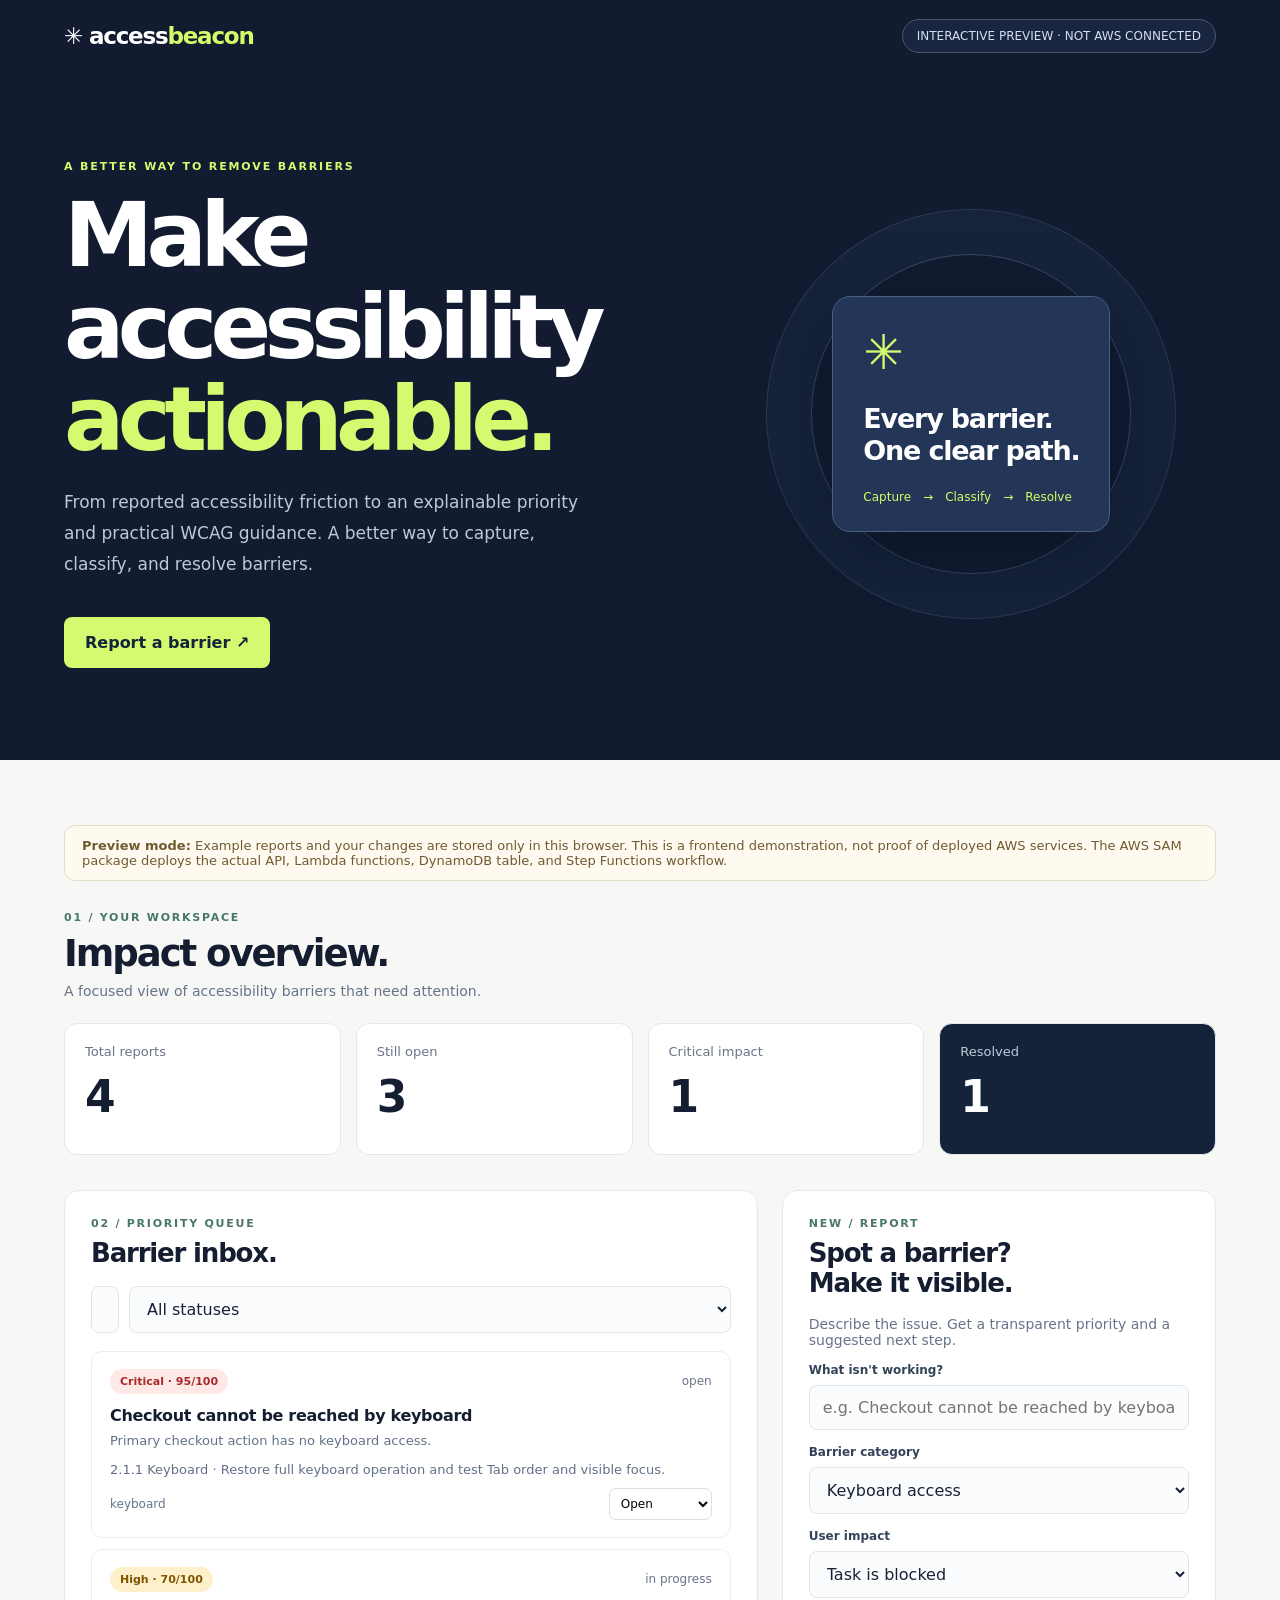
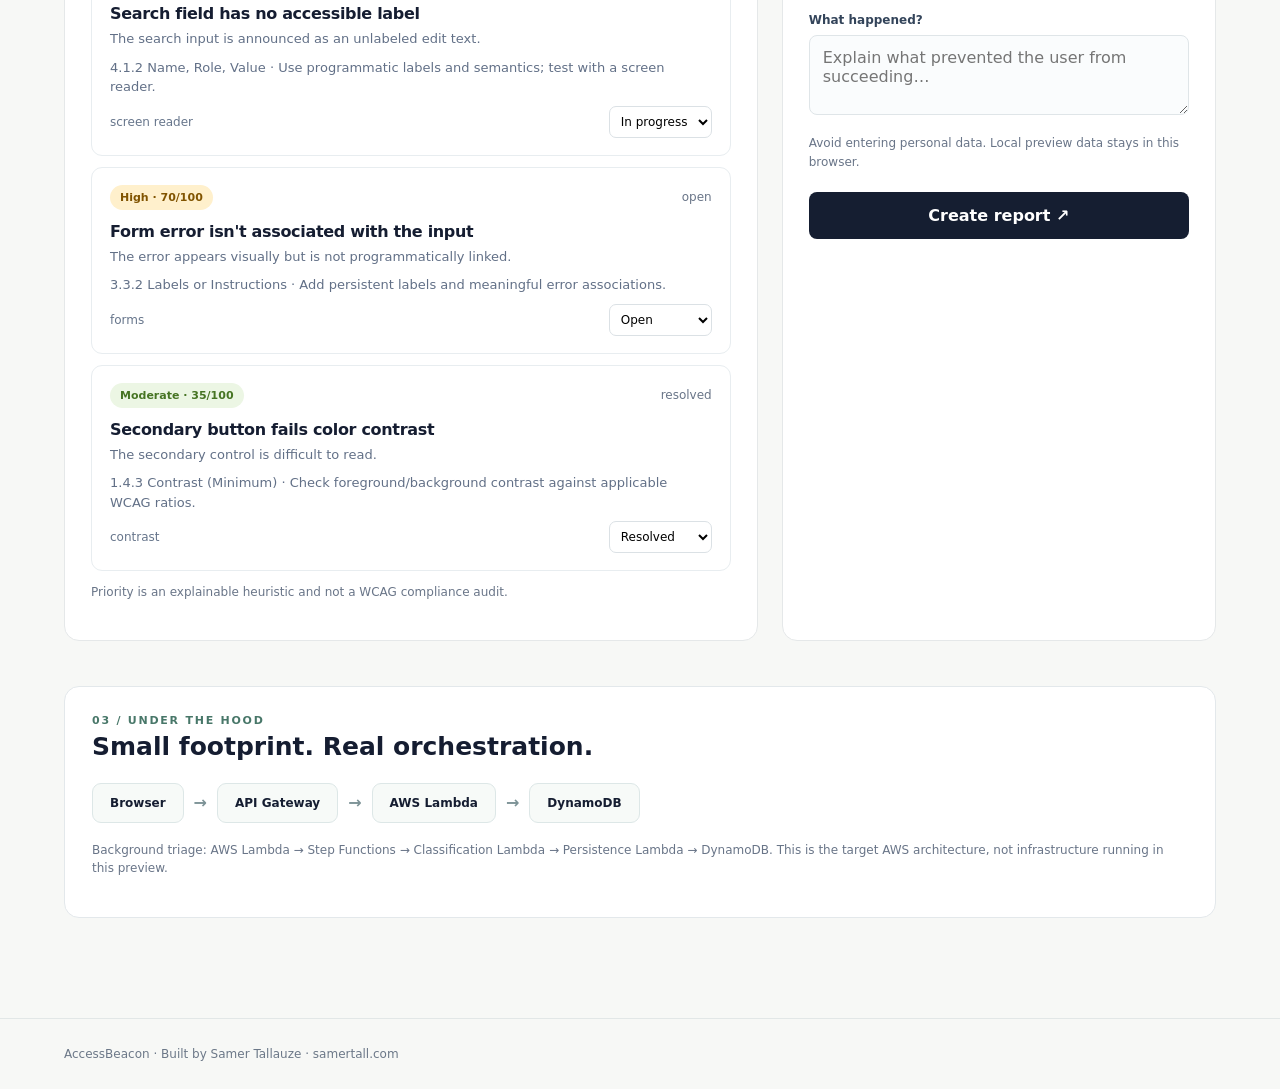
<file: accessbeacon/preview/index.html>
<!DOCTYPE html>
<html lang="en">
<head>
<meta charset="UTF-8"/><meta name="viewport" content="width=device-width,initial-scale=1"/>
<meta name="description" content="AccessBeacon is an explainable accessibility incident triage experience."/>
<title>AccessBeacon — Make accessibility actionable</title>
<style>
:root{font-family:Inter,ui-sans-serif,system-ui,-apple-system,Segoe UI,sans-serif;color:#151d31;background:#f7f8f6;font-synthesis:none}*{box-sizing:border-box}body{margin:0}button,input,select,textarea{font:inherit}button,a{touch-action:manipulation}button:focus-visible,a:focus-visible,input:focus-visible,select:focus-visible,textarea:focus-visible{outline:3px solid #4e67dd;outline-offset:3px}a{color:inherit;text-decoration:none}.wrap{max-width:1200px;margin:auto;padding:0 24px}.top{background:#121b30;color:white}.top .wrap{display:flex;align-items:center;justify-content:space-between;min-height:72px;gap:16px}.brand{font-size:23px;font-weight:850;letter-spacing:-1.2px}.brand b{color:#d6fb69}.nav{font-size:12px;padding:9px 14px;border-radius:99px;border:1px solid #4a5872;background:#1a2640;color:#d3def3}.hero{background:#121b30;color:#fff;padding:88px 0 92px;overflow:hidden}.heroGrid{display:grid;grid-template-columns:1.1fr .9fr;align-items:center;gap:65px}h1{font-size:clamp(54px,7vw,94px);line-height:1.025;letter-spacing:-.075em;margin:17px 0 22px;font-weight:800}h1 em{color:#d5fa70;font-style:normal}.eyebrow{letter-spacing:.17em;font-size:11px;color:#d5fa70;font-weight:750}.lead{color:#bdc9da;max-width:520px;font-size:17px;line-height:1.8}.cta{display:inline-flex;border-radius:8px;background:#d5fa70;color:#14223a;margin-top:21px;padding:16px 21px;font-weight:800}.art{height:300px;position:relative;display:grid;place-items:center}.ring{position:absolute;width:320px;height:320px;border:1px solid #364966;border-radius:50%;box-shadow:0 0 0 44px #16233b,0 0 0 45px #2a3851}.fcard{z-index:1;background:#233657;border:1px solid #486081;border-radius:18px;padding:27px 30px;max-width:330px;box-shadow:0 25px 75px #07101f80}.fcard .aster{font-size:48px;color:#d5fa70}.fcard h2{font-size:27px;line-height:1.2;letter-spacing:-.045em}.flow{display:flex;gap:12px;font-size:12px;color:#d6fb69}.content{padding:65px 0 100px}.sectionlabel{font-size:11px;letter-spacing:.16em;color:#487769;font-weight:800}.rowtitle{display:flex;justify-content:space-between;gap:16px;align-items:end;margin-bottom:24px}.rowtitle h2{font-size:37px;letter-spacing:-.055em;margin:8px 0}.muted{color:#677389;font-size:14px}.metrics{display:grid;grid-template-columns:repeat(4,1fr);gap:15px;margin-bottom:35px}.metric{background:#fff;border:1px solid #e5e8e9;border-radius:13px;padding:20px}.metric span{display:block;color:#697487;font-size:13px}.metric strong{display:block;font-size:44px;letter-spacing:-.06em;margin:12px 0}.metric:last-child{background:#14233a;color:#fff}.metric:last-child span{color:#c0c9d8}.workspace{display:grid;grid-template-columns:1.23fr .77fr;gap:24px}.panel{background:#fff;border:1px solid #e5e8e9;border-radius:15px;padding:26px;min-width:0}.panel h3{font-size:26px;letter-spacing:-.045em;margin:8px 0 18px}.tools{display:flex;gap:10px;margin-bottom:18px}.tools input{flex:1;min-width:0}.tools input,.tools select,.field input,.field select,.field textarea{padding:12px 13px;border:1px solid #dfe5e8;background:#fafcfd;border-radius:8px;color:#172238;width:100%}.entry{border:1px solid #e8edf0;border-radius:11px;padding:17px 18px;margin:11px 0;background:#fff}.entryhead{display:flex;align-items:center;justify-content:space-between;gap:10px}.pill{font-size:11px;font-weight:800;border-radius:99px;padding:6px 10px;background:#edf2f8}.critical{background:#fee9e7;color:#a82a2a}.high{background:#fff0cc;color:#815400}.moderate{background:#ecf6e4;color:#467423}.entry h4{font-size:16px;letter-spacing:-.02em;margin:12px 0 6px}.entry p{font-size:13px;color:#627087;line-height:1.5;margin:0 0 9px}.entryfooter{display:flex;align-items:center;justify-content:space-between;gap:12px;font-size:12px;color:#66758b}.entryfooter select{border:1px solid #dbe1e5;padding:7px;background:white;border-radius:7px;max-width:135px}.field{margin:15px 0}.field label{display:block;font-weight:700;color:#33445a;font-size:12px;margin-bottom:8px}.field textarea{resize:vertical;min-height:80px}.submit{border:0;background:#151e31;color:white;font-weight:800;cursor:pointer;padding:14px;border-radius:8px;width:100%;margin-top:9px}.fine{font-size:12px;line-height:1.55;color:#697588}.notice{border:1px solid #e5dcc5;background:#fffaf0;color:#705a30;padding:12px 17px;border-radius:11px;font-size:13px;margin:0 0 30px}.arch{margin-top:45px;padding:27px;border-radius:15px;border:1px solid #e3e8eb;background:#fff}.arch h3{font-size:25px;margin:5px 0 22px}.archline{display:flex;flex-wrap:wrap;gap:10px;align-items:center}.archline span{padding:12px 17px;border:1px solid #dde7e7;background:#f7faf8;border-radius:9px;font-weight:700;font-size:12px}.archline b{color:#7c9296}.footer{border-top:1px solid #e2e7e7;padding:28px 0;color:#6c7888;font-size:12px}.skip{position:absolute;top:-100px;left:10px;background:white;color:black;padding:10px}.skip:focus{top:10px}#feedback{font-size:13px;min-height:20px;margin-top:10px;color:#325f44}
@media(max-width:900px){.heroGrid,.workspace{grid-template-columns:1fr}.art{display:none}.hero{padding:65px 0}.metrics{grid-template-columns:repeat(2,1fr)}}@media(max-width:550px){.metrics{grid-template-columns:1fr 1fr;gap:9px}.metric{padding:14px}.metric strong{font-size:34px}.panel{padding:19px}.rowtitle h2{font-size:29px}.tools{flex-wrap:wrap}.tools input,.tools select{width:100%;flex:1 0 100%}.hero{padding:54px 0}.wrap{padding:0 17px}.nav{font-size:10px}h1{font-size:55px}}
@media(prefers-reduced-motion:no-preference){.entry{transition:box-shadow .2s}.entry:hover{box-shadow:0 5px 26px #172a3a10}}
</style>
</head>
<body>
<a class="skip" href="#content">Skip to content</a>
<header class="top"><div class="wrap"><a href="#" class="brand" aria-label="AccessBeacon home">✳ access<b>beacon</b></a><span class="nav">INTERACTIVE PREVIEW · NOT AWS CONNECTED</span></div></header>
<section class="hero"><div class="wrap heroGrid"><div><div class="eyebrow">A BETTER WAY TO REMOVE BARRIERS</div><h1>Make accessibility<br/><em>actionable.</em></h1><p class="lead">From reported accessibility friction to an explainable priority and practical WCAG guidance. A better way to capture, classify, and resolve barriers.</p><a class="cta" href="#report">Report a barrier ↗</a></div><div class="art" aria-hidden="true"><div class="ring"></div><div class="fcard"><div class="aster">✳</div><h2>Every barrier.<br/>One clear path.</h2><div class="flow"><span>Capture</span><span>→</span><span>Classify</span><span>→</span><span>Resolve</span></div></div></div></div></section>
<main class="content" id="content"><div class="wrap"><p class="notice"><strong>Preview mode:</strong> Example reports and your changes are stored only in this browser. This is a frontend demonstration, not proof of deployed AWS services. The AWS SAM package deploys the actual API, Lambda functions, DynamoDB table, and Step Functions workflow.</p>
<div class="rowtitle"><div><div class="sectionlabel">01 / YOUR WORKSPACE</div><h2>Impact overview.</h2><div class="muted">A focused view of accessibility barriers that need attention.</div></div></div>
<section class="metrics" aria-label="Report statistics"><div class="metric"><span>Total reports</span><strong id="total">0</strong></div><div class="metric"><span>Still open</span><strong id="open">0</strong></div><div class="metric"><span>Critical impact</span><strong id="critical">0</strong></div><div class="metric"><span>Resolved</span><strong id="resolved">0</strong></div></section>
<div class="workspace"><section class="panel" aria-labelledby="inboxTitle"><div class="sectionlabel">02 / PRIORITY QUEUE</div><h3 id="inboxTitle">Barrier inbox.</h3><div class="tools"><input id="search" aria-label="Search reports" placeholder="Search barriers or WCAG…"/><select id="filter" aria-label="Filter by status"><option value="all">All statuses</option><option value="open">Open</option><option value="in_progress">In progress</option><option value="resolved">Resolved</option></select></div><div id="list" aria-live="polite"></div><p class="fine">Priority is an explainable heuristic and not a WCAG compliance audit.</p></section>
<aside class="panel" id="report"><div class="sectionlabel">NEW / REPORT</div><h3>Spot a barrier?<br/>Make it visible.</h3><p class="muted">Describe the issue. Get a transparent priority and a suggested next step.</p><form id="form"><div class="field"><label for="title">What isn't working?</label><input id="title" required minlength="5" maxlength="110" placeholder="e.g. Checkout cannot be reached by keyboard"/></div><div class="field"><label for="category">Barrier category</label><select id="category"><option value="keyboard">Keyboard access</option><option value="screen-reader">Screen reader</option><option value="contrast">Color contrast</option><option value="forms">Forms & errors</option><option value="motion">Motion & animation</option><option value="navigation">Navigation & focus</option></select></div><div class="field"><label for="impact">User impact</label><select id="impact"><option value="blocked">Task is blocked</option><option value="difficult">Task is difficult</option><option value="inconsistent">Inconsistent friction</option></select></div><div class="field"><label for="detail">What happened?</label><textarea id="detail" maxlength="650" placeholder="Explain what prevented the user from succeeding…"></textarea></div><p class="fine">Avoid entering personal data. Local preview data stays in this browser.</p><button class="submit" type="submit">Create report ↗</button><p id="feedback" role="status"></p></form></aside></div>
<div class="arch" id="architecture"><div class="sectionlabel">03 / UNDER THE HOOD</div><h3>Small footprint. Real orchestration.</h3><div class="archline"><span>Browser</span><b>→</b><span>API Gateway</span><b>→</b><span>AWS Lambda</span><b>→</b><span>DynamoDB</span></div><p class="fine" style="margin-top:18px">Background triage: AWS Lambda → Step Functions → Classification Lambda → Persistence Lambda → DynamoDB. This is the target AWS architecture, not infrastructure running in this preview.</p></div></div></main>
<footer class="footer"><div class="wrap">AccessBeacon · Built by Samer Tallauze · <a href="https://samertall.com/" target="_blank" rel="noopener noreferrer">samertall.com</a></div></footer>
<script>
(function(){
"use strict";
var key="accessbeacon_demo_public_v1";
var guide={
keyboard:["2.1.1 Keyboard","Restore full keyboard operation and test Tab order and visible focus."],
"screen-reader":["4.1.2 Name, Role, Value","Use programmatic labels and semantics; test with a screen reader."],
contrast:["1.4.3 Contrast (Minimum)","Check foreground/background contrast against applicable WCAG ratios."],
forms:["3.3.2 Labels or Instructions","Add persistent labels and meaningful error associations."],
motion:["2.3.3 Animation from Interactions","Respect reduced motion and offer alternatives."],
navigation:["2.4.3 Focus Order","Restore a meaningful focus sequence through the task."]
};
var samples=[
{title:"Checkout cannot be reached by keyboard",category:"keyboard",impact:"blocked",detail:"Primary checkout action has no keyboard access.",status:"open"},
{title:"Search field has no accessible label",category:"screen-reader",impact:"difficult",detail:"The search input is announced as an unlabeled edit text.",status:"in_progress"},
{title:"Form error isn't associated with the input",category:"forms",impact:"difficult",detail:"The error appears visually but is not programmatically linked.",status:"open"},
{title:"Secondary button fails color contrast",category:"contrast",impact:"inconsistent",detail:"The secondary control is difficult to read.",status:"resolved"}
];
var data;try{data=JSON.parse(localStorage.getItem(key));if(!Array.isArray(data))data=null}catch(e){data=null}
if(!data){data=samples.map(function(x,i){return Object.assign({id:"sample-"+i},x)})}
function el(id){return document.getElementById(id)}
function score(r){return Math.min(100,({blocked:90,difficult:65,inconsistent:35}[r.impact]||35)+(["keyboard","screen-reader","forms"].indexOf(r.category)>=0?5:0))}
function severity(s){return s>=90?"Critical":s>=60?"High":"Moderate"}
function save(){try{localStorage.setItem(key,JSON.stringify(data))}catch(e){}}
function node(tag,cls,txt){var n=document.createElement(tag);if(cls)n.className=cls;if(txt!==undefined)n.textContent=txt;return n}
function render(){var q=el("search").value.toLowerCase(),filter=el("filter").value;el("total").textContent=data.length;el("open").textContent=data.filter(function(r){return r.status!=="resolved"}).length;el("resolved").textContent=data.filter(function(r){return r.status==="resolved"}).length;el("critical").textContent=data.filter(function(r){return r.status!=="resolved"&&score(r)>=90}).length;
var list=el("list");list.replaceChildren();var found=data.filter(function(r){return(filter==="all"||r.status===filter)&&(r.title+" "+r.detail+" "+guide[r.category][0]).toLowerCase().includes(q)});
if(!found.length){list.appendChild(node("p","muted","No matching barriers. Try another search."));return}
found.forEach(function(r){var s=score(r),article=node("article","entry"),head=node("div","entryhead"),pill=node("span","pill "+severity(s).toLowerCase(),severity(s)+" · "+s+"/100");head.appendChild(pill);head.appendChild(node("span","fine",r.status.replace("_"," ")));article.appendChild(head);article.appendChild(node("h4","",r.title));article.appendChild(node("p","",r.detail||"No additional details provided."));article.appendChild(node("p","",guide[r.category][0]+" · "+guide[r.category][1]));var foot=node("div","entryfooter");foot.appendChild(node("span","",r.category.replace("-"," ")));var select=node("select");select.setAttribute("aria-label","Change status for "+r.title);[["open","Open"],["in_progress","In progress"],["resolved","Resolved"]].forEach(function(opt){var o=node("option","",opt[1]);o.value=opt[0];select.appendChild(o)});select.value=r.status;select.addEventListener("change",function(){r.status=select.value;save();render()});foot.appendChild(select);article.appendChild(foot);list.appendChild(article)})
}
el("form").addEventListener("submit",function(ev){ev.preventDefault();var t=el("title").value.trim();if(t.length<5){el("feedback").textContent="Add a descriptive title (at least five characters).";return}data.unshift({id:"local-"+Date.now(),title:t,detail:el("detail").value.trim(),category:el("category").value,impact:el("impact").value,status:"open"});save();render();this.reset();el("feedback").textContent="Preview report created in this browser only.";el("list").scrollIntoView({behavior:"auto"})});el("search").addEventListener("input",render);el("filter").addEventListener("change",render);render()})();
</script></body></html>
</file>
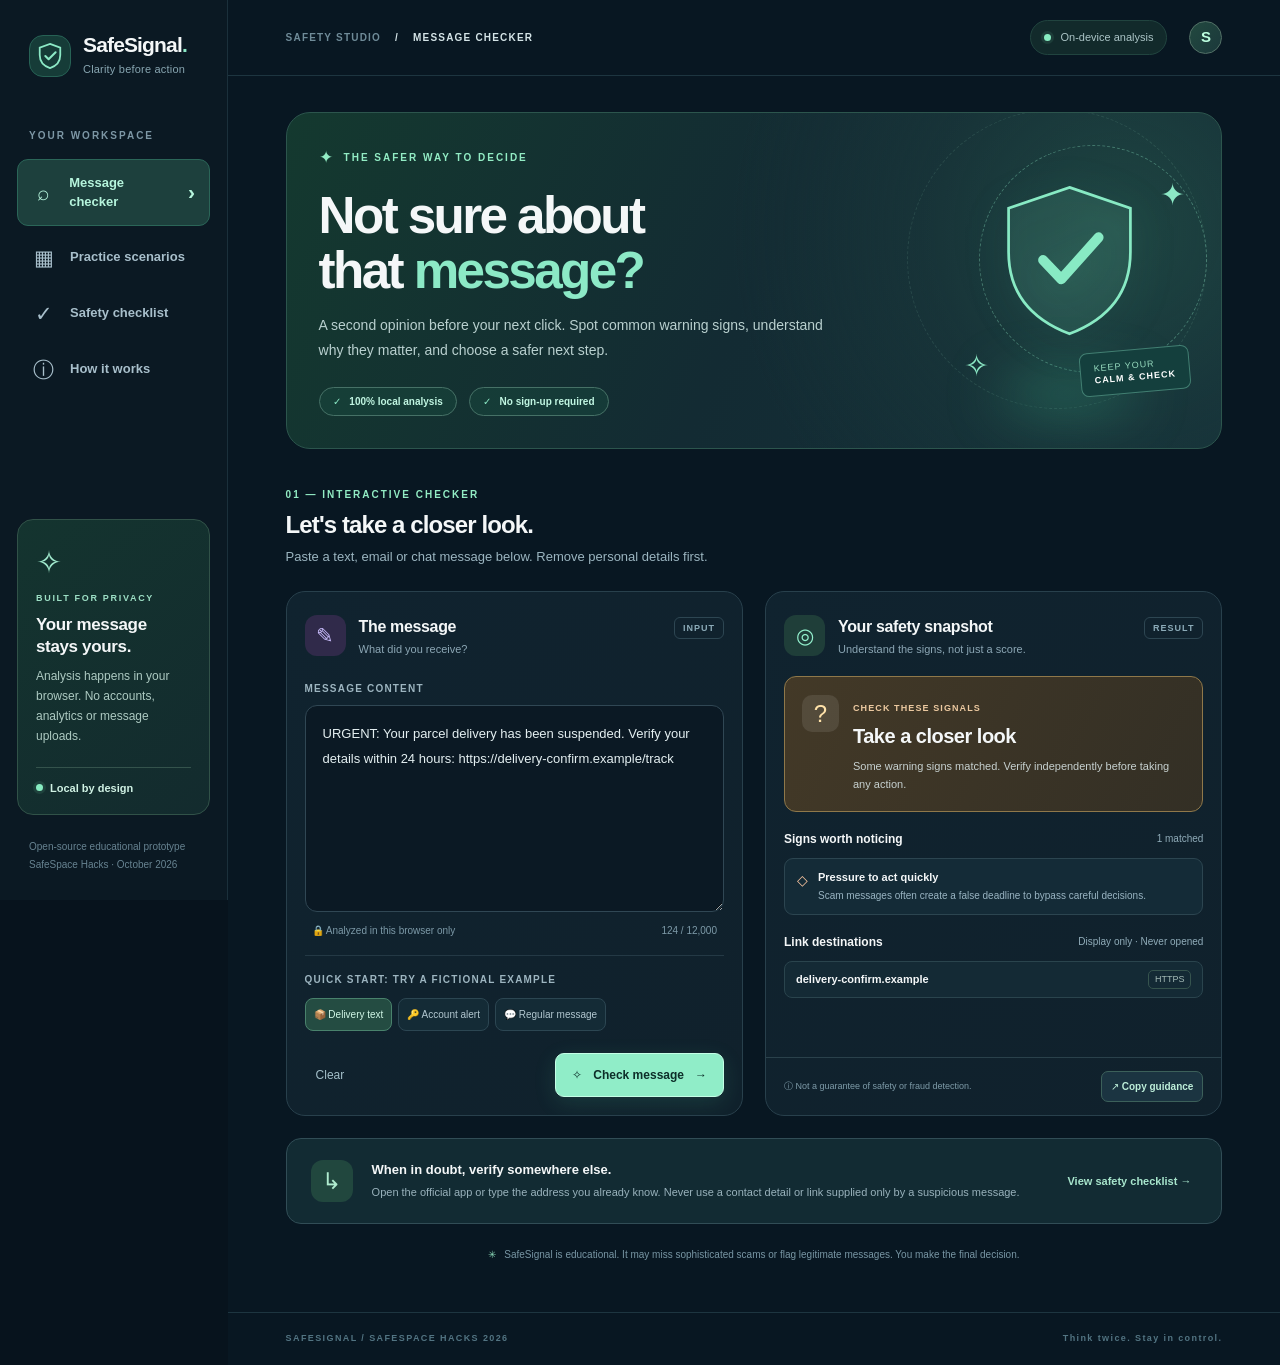
<file: safesignal/standalone.html>
<!doctype html>
<html lang="en">
<head>
  <meta charset="utf-8">
  <meta name="viewport" content="width=device-width, initial-scale=1">
  <meta name="color-scheme" content="dark">
  <meta name="theme-color" content="#08131e">
  <meta name="description" content="SafeSignal is a free, private, on-device message-checking companion that explains common scam warning signs. No uploads. No accounts. No false promises.">
  <meta property="og:title" content="SafeSignal — Pause. Check. Proceed with confidence.">
  <meta property="og:description" content="A local-first companion for understanding suspicious messages and links, with transparent caution signals and safer next steps.">
  <meta property="og:type" content="website">
  <link rel="icon" type="image/svg+xml" href="data:image/svg+xml,%3Csvg%20xmlns%3D%22http%3A//www.w3.org/2000/svg%22%20viewBox%3D%220%200%20128%20128%22%3E%3Crect%20width%3D%22128%22%20height%3D%22128%22%20rx%3D%2230%22%20fill%3D%22%23123b37%22/%3E%3Cpath%20d%3D%22M64%2013%20105%2027v32c0%2030-15%2046-41%2056C38%20105%2023%2089%2023%2059V27Z%22%20fill%3D%22none%22%20stroke%3D%22%238ce9c6%22%20stroke-width%3D%227%22/%3E%3Cpath%20d%3D%22M42%2062%2057%2077%2087%2046%22%20fill%3D%22none%22%20stroke%3D%22%238ce9c6%22%20stroke-width%3D%229%22%20stroke-linecap%3D%22round%22%20stroke-linejoin%3D%22round%22/%3E%3C/svg%3E%0A">
  <link rel="manifest" href="/manifest.webmanifest">
  <style>
:root{color-scheme:dark;--bg:#07131d;--base:#0c1a25;--side:#0b1923;--surface:#10212d;--stroke:#263c47;--line:#1d3340;--text:#f4f7f8;--muted:#9bb0bc;--mint:#8ce9c6;--amber:#f5c77a;--lilac:#bcb0f1;--red:#ffb0a4;--radius:20px;font-family:Inter,ui-sans-serif,-apple-system,BlinkMacSystemFont,'Segoe UI',sans-serif;font-synthesis:none}*{box-sizing:border-box}html{scroll-behavior:smooth}body{margin:0;background:var(--bg);color:var(--text);font-size:15px;line-height:1.5}button,textarea{font:inherit}button{cursor:pointer}button:focus-visible,a:focus-visible,textarea:focus-visible{outline:3px solid var(--mint);outline-offset:3px}button:disabled{cursor:not-allowed;opacity:.6}.skip-link{position:absolute;left:16px;top:-80px;background:var(--mint);color:#06221d;padding:10px 18px;z-index:100;border-radius:8px}.skip-link:focus{top:12px}.app-shell{display:grid;grid-template-columns:263px minmax(0,1fr);min-height:100vh}.sidebar{background:#0b1923;display:flex;flex-direction:column;border-right:1px solid #1b303b;padding:32px 17px 26px;position:sticky;top:0;height:100vh;min-height:710px}.brand{display:flex;gap:12px;align-items:center;padding:0 12px 48px}.brand-symbol{width:42px;height:42px;color:var(--mint);display:grid;place-items:center;border-radius:14px;background:#163c38;border:1px solid #276255}.brand-symbol svg{width:28px;height:28px}.brand strong{letter-spacing:-.85px;font-size:21px;font-weight:760;display:block;line-height:1.2}.brand small{font-size:11px;color:#88a6b1;letter-spacing:.2px}.brand-dot{color:var(--mint)}.side-label{font-size:10px;letter-spacing:2px;color:#7d97a5;font-weight:800;margin:0 12px 16px}.nav-menu{display:flex;flex-direction:column;gap:7px}.nav-item{color:#a8bfcb;border:1px solid transparent;display:flex;gap:15px;text-align:left;align-items:center;background:transparent;border-radius:11px;padding:13px 14px;width:100%;font-size:13px;font-weight:620}.nav-item>span:first-child{font-size:21px;font-weight:400;width:23px;text-align:center;line-height:1}.nav-item.active{background:#1d403d;color:#b6f5dd;border-color:#2b6658}.nav-item:hover:not(.active){background:#132734;color:#e3eff2}.nav-arrow{margin-left:auto;font-size:21px}.sidebar-bottom{margin-top:auto}.privacy-tile{border:1px solid #315248;background:linear-gradient(140deg,#14342f,#132b2e);padding:20px 18px 18px;border-radius:16px}.privacy-symbol{font-size:31px;color:#a2ebcf}.privacy-kicker{font-size:9px;font-weight:800;letter-spacing:1.7px;color:#9ddfc5;margin:5px 0 9px}.privacy-tile h3{font-size:17px;letter-spacing:-.35px;line-height:1.3;margin:0 0 9px}.privacy-tile p:not(.privacy-kicker){font-size:12px;color:#adcac2;line-height:1.65;margin:0 0 20px}.privacy-tile-foot{border-top:1px solid #34534c;padding-top:12px;color:#d0f2e4;font-size:11px;font-weight:650;display:flex;align-items:center;gap:7px}.dot-online{width:7px;height:7px;border-radius:50%;background:#87ecc1;box-shadow:0 0 0 3px #87ecc118;display:inline-block;flex:0 0 auto}.side-footer{font-size:10px;line-height:1.8;color:#678391;padding:13px 12px 0;margin-bottom:0}.main-shell{min-width:0;background:#081722}.topbar{height:76px;border-bottom:1px solid #1d3540;padding:0 clamp(24px,4.5vw,70px);display:flex;align-items:center;justify-content:space-between}.breadcrumbs{font-size:10px;letter-spacing:1.2px;font-weight:800;display:flex;gap:14px;align-items:center;color:#d4e4e7}.crumb-muted{color:#6f8b98}.top-actions{display:flex;align-items:center;gap:22px}.top-privacy{display:inline-flex;align-items:center;gap:9px;font-size:11px;color:#acc5c7;border:1px solid #21443f;background:#122a2b;padding:8px 13px;border-radius:100px}.avatar{display:grid;place-items:center;width:33px;height:33px;border:1px solid #537267;background:linear-gradient(130deg,#22493f,#1b383b);color:#bdffe0;font-weight:800;border-radius:50%}main{max-width:1540px;margin:0 auto;padding:36px clamp(24px,4.5vw,70px) 50px}.view[hidden]{display:none}.hero{min-height:292px;background:radial-gradient(circle at 89% 35%,#235047aa 0,#1c3b3c77 23%,transparent 45%),linear-gradient(114deg,#14392f 0,#132b33 50%,#143039 100%);border:1px solid #2c554d;border-radius:24px;position:relative;overflow:hidden;display:flex;justify-content:space-between;padding:33px 50px 30px}.hero-copy{z-index:2;max-width:650px}.eyebrow,.mini-label{font-size:10px;letter-spacing:2px;color:#92ecc4;font-weight:840}.eyebrow{display:inline-flex;gap:9px;align-items:center}.sparkle{font-size:17px}.hero h1{font-size:clamp(39px,4vw,57px);letter-spacing:-2.6px;line-height:1.09;margin:17px 0 14px;font-weight:790}.hero h1 em,.page-title h1 em{font-style:normal;color:var(--mint)}.hero-copy>p{font-size:14px;line-height:1.75;max-width:530px;color:#b9d0cf;margin:0}.hero-chips{display:flex;gap:12px;flex-wrap:wrap;margin-top:25px}.hero-chips span{border:1px solid #467166;background:#18483e80;color:#c1f6e2;border-radius:100px;padding:6px 13px;font-size:10px;font-weight:700}.check-icon{font-style:normal;color:var(--mint);margin-right:6px}.hero-art{width:275px;min-width:235px;align-self:stretch;position:relative}.art-shield{width:155px;height:160px;position:absolute;top:36px;left:50px;filter:drop-shadow(0 8px 21px #58deb544)}.art-shield svg{height:100%;width:100%}.art-orbit{position:absolute;border:1px dashed #80d4b564;border-radius:50%;transform:rotate(-23deg)}.orbit-one{height:228px;width:228px;right:5px;top:0}.orbit-two{height:300px;width:300px;right:-30px;top:-36px;border-color:#97d9bc22}.art-shadow{position:absolute;width:140px;height:30px;border-radius:50%;background:#3fbd9077;filter:blur(28px);bottom:6px;right:52px}.orbit-spark{position:absolute;color:var(--mint);font-size:30px}.orbit-spark-one{right:4px;top:27px}.orbit-spark-two{left:-10px;bottom:28px}.art-floating{position:absolute;right:0;bottom:23px;background:#143f3d;border:1px solid #427f72;padding:9px 13px;color:#97dbbf;font-size:9px;letter-spacing:1px;line-height:1.35;transform:rotate(-5deg);border-radius:8px}.art-floating strong{color:white}.section-head{display:flex;justify-content:space-between;gap:20px;align-items:end;margin:38px 0 24px}.section-head h2{font-size:24px;letter-spacing:-.9px;margin:5px 0 4px}.section-head p:not(.mini-label){color:#9bb5c0;font-size:13px;margin:0}.mini-label{margin:0}.section-meta{color:#839eac;font-size:11px;padding-bottom:5px;white-space:nowrap}.small-mark{margin-right:7px;color:var(--mint);font-size:16px}.workspace-grid{display:grid;grid-template-columns:minmax(0,1fr) minmax(0,1fr);gap:22px}.panel{background:linear-gradient(130deg,#10232f,#10212c);border:1px solid #28404c;border-radius:19px;min-width:0;overflow:hidden}.panel-header{display:flex;align-items:center;gap:13px;padding:23px 24px 20px}.panel-icon{width:41px;height:41px;flex:0 0 41px;border-radius:12px;display:grid;place-items:center;font-size:21px}.lilac-icon{background:#302a4a;color:#c8bcfa}.mint-icon{background:#1f3e39;color:#93f0cd}.panel-header h3{font-size:16px;letter-spacing:-.35px;margin:0 0 2px}.panel-header p{font-size:11px;color:#8ca7b5;margin:0}.panel-right{margin-left:auto;align-self:start}.step-tag{font-size:9px;color:#8cabb8;border:1px solid #2d4652;padding:5px 8px;border-radius:6px;letter-spacing:1px;font-weight:800}.input-panel{padding-bottom:18px}.field-label,.sample-title{font-size:10px;font-weight:750;letter-spacing:1.2px;color:#9db5c0;display:block;margin:4px 24px 9px}textarea{display:block;background:#0b1924;border:1px solid #304754;color:#e4eff1;width:calc(100% - 48px);margin:0 24px;border-radius:12px;padding:16px 17px;font-size:13px;line-height:1.9;min-height:194px;resize:vertical;max-height:340px;transition:border-color .15s}textarea:focus{border-color:#77c9aa;outline:1px solid #77c9aa}textarea::placeholder{color:#66818f}.input-bottom{display:flex;justify-content:space-between;gap:12px;font-size:10px;color:#7d9aa8;padding:11px 25px 17px}.divider-line{height:1px;background:#243945;margin:0 24px 16px}.sample-title{margin-bottom:11px}.example-row{display:flex;gap:6px;flex-wrap:wrap;margin:0 24px 22px}.example-pill{font-size:10px;color:#b2c7d0;background:#142b36;border:1px solid #2c4652;border-radius:8px;padding:8px 10px;transition:background .2s}.example-pill.selected,.example-pill:hover{background:#244c42;color:#d0f6e6;border-color:#49826c}.input-actions{display:flex;align-items:center;justify-content:space-between;margin:0 24px}.button-reset{background:transparent;border:0;color:#a3bfc9;font-size:12px;padding:11px}.button-reset:hover{color:white}.button-primary{background:#90edc8;border:1px solid #c4ffe6;border-radius:9px;color:#0d2e29;font-weight:800;display:flex;align-items:center;gap:11px;padding:12px 16px;font-size:12px;box-shadow:0 6px 22px #4ed5a324}.button-primary:hover{background:#adf5d9}.output-panel{display:flex;flex-direction:column}.output-panel .panel-header{padding-bottom:19px}.result-body{padding:0 24px 20px;flex:1}.risk-banner{display:flex;gap:14px;align-items:flex-start;border:1px solid #466c5b;background:linear-gradient(115deg,#1c4239,#18332f);border-radius:12px;padding:18px 17px;min-height:122px}.risk-high{background:linear-gradient(115deg,#402d2a,#352b29);border-color:#805851}.risk-medium{background:linear-gradient(115deg,#433927,#332f25);border-color:#8f784a}.risk-low{background:linear-gradient(115deg,#1c3f39,#1e3532);border-color:#486f62}.risk-empty{background:#1b303b;border-color:#35515d}.status-glyph{display:grid;place-items:center;width:37px;height:37px;border-radius:10px;font-size:24px;flex:0 0 37px;background:#ffffff18;color:#ffe2a9}.risk-low .status-glyph{color:#9be9ce}.risk-high .status-glyph{color:#ffc5ad}.risk-copy span{color:#ecc9a0;font-size:9px;letter-spacing:1.1px;font-weight:800}.risk-low .risk-copy span{color:#96edc8}.risk-copy h4{margin:3px 0 6px;font-size:20px;letter-spacing:-.5px}.risk-copy p{font-size:11px;line-height:1.65;color:#c7d1d0;margin:0}.result-headline{display:flex;justify-content:space-between;gap:10px;align-items:center;margin:18px 0 10px}.result-headline strong{font-size:12px}.result-headline span{font-size:10px;color:#90acb9}.finding-list{display:flex;flex-direction:column;gap:8px;max-height:240px;overflow:auto}.finding{display:flex;gap:10px;align-items:flex-start;background:#142b37;border:1px solid #2c4550;border-radius:9px;padding:10px 12px}.finding-indicator{font-size:14px;color:#ffc8a2;padding-top:1px}.finding h5{font-size:11px;margin:0 0 3px}.finding p{font-size:10px;color:#99b4c2;margin:0;line-height:1.55}.empty-finding{font-size:11px;color:#88a4b0;background:#122733;border:1px dashed #304a57;border-radius:10px;padding:13px 12px;margin:0}.destinations-heading{margin-top:18px}.neutral-hint{white-space:nowrap}.url-list{display:flex;flex-direction:column;gap:7px}.destination{display:flex;justify-content:space-between;align-items:center;gap:9px;background:#142a35;border:1px solid #2a444d;padding:8px 11px;border-radius:8px}.destination strong{font-size:11px;font-weight:670;overflow-wrap:anywhere}.destination span{font-size:9px;flex:0 0 auto;color:#a5bbb7;border:1px solid #36544e;border-radius:5px;padding:2px 6px}.result-footer{margin-top:auto;border-top:1px solid #2a414b;padding:13px 24px;display:flex;align-items:center;justify-content:space-between;gap:8px;color:#7e9ba8;font-size:9px}.copy-button{background:#1b3441;color:#bdeed9;border:1px solid #3c605a;border-radius:7px;font-weight:700;font-size:10px;padding:7px 9px;white-space:nowrap}.copy-button:hover{background:#25493f}.next-step{border:1px solid #314d56;background:#122b33;border-radius:15px;display:flex;align-items:center;gap:19px;padding:21px 24px;margin-top:22px}.next-step-icon{width:42px;height:42px;flex:0 0 42px;border-radius:12px;background:#21473e;display:grid;place-items:center;color:#b0eccf;font-size:23px}.next-step h3{font-size:13px;margin:0 0 4px}.next-step p{font-size:11px;line-height:1.7;color:#99b2bc;margin:0;max-width:700px}.next-step-link{color:#a8e6cd;border:0;background:transparent;font-size:11px;font-weight:750;white-space:nowrap;margin-left:auto}.next-step-link:hover{text-decoration:underline}.bottom-note{color:#7896a4;font-size:10px;margin:23px 0 0;text-align:center}.bottom-note span{color:#89d8b7;margin-right:5px}.main-footer{padding:19px clamp(24px,4.5vw,70px);border-top:1px solid #1d3540;display:flex;justify-content:space-between;gap:12px;letter-spacing:1.4px;font-size:9px;font-weight:800;color:#527482}.page-title{padding:22px 0 27px}.page-title h1{font-size:clamp(32px,4.7vw,56px);line-height:1.1;letter-spacing:-2px;margin:12px 0 15px}.page-title>p:not(.mini-label){font-size:14px;color:#9cb5c0;max-width:670px}.scenario-list{display:grid;grid-template-columns:repeat(3,1fr);gap:20px}.scenario-card,.check-item,.about-card{background:#10232f;border:1px solid #2c454f;border-radius:19px;padding:25px}.scenario-card .scenario-number{font-weight:800;color:#8ee5c3;font-size:11px;letter-spacing:1.5px}.scenario-card h3{font-size:21px;letter-spacing:-.55px;margin:18px 0 9px}.scenario-card p{font-size:12px;color:#a1bac4;line-height:1.8}.scenario-preview{background:#0b1a26;border:1px solid #2a3c46;border-radius:9px;padding:16px;min-height:148px;white-space:pre-line;overflow-wrap:anywhere;font-size:12px!important}.scenario-open{border:1px solid #4e7a6d;background:#1d433a;color:#a9eed2;border-radius:9px;padding:10px 14px;font-weight:700;font-size:12px;margin-top:15px}.scenario-open:hover{background:#2c5d4c}.lesson-banner{background:#12342f;border:1px solid #347364;border-radius:17px;padding:27px;margin-top:26px}.lesson-banner h3{margin:0 0 6px}.lesson-banner p{margin:0;color:#a4cac1;font-size:13px}.checklist-grid,.about-grid{display:grid;grid-template-columns:repeat(3,1fr);gap:18px}.check-number{font-size:11px;color:#8ee5c3;font-weight:800;letter-spacing:1.1px}.check-item h3,.about-card h3{font-size:18px;letter-spacing:-.5px;margin:17px 0 10px}.check-item p,.about-card p{font-size:12px;color:#99b4bf;line-height:1.85;margin:0}.about-grid{grid-template-columns:repeat(2,1fr)}.about-emoji{font-size:35px;color:var(--mint)}.toast{position:fixed;right:26px;bottom:26px;background:#8de4c2;color:#102c23;border-radius:10px;font-size:12px;font-weight:750;padding:12px 18px;box-shadow:0 12px 38px #0008;opacity:0;transform:translateY(13px);transition:opacity .2s,transform .2s;pointer-events:none;z-index:10}.toast.show{opacity:1;transform:translateY(0)}
@media(max-width:1350px){.app-shell{grid-template-columns:228px minmax(0,1fr)}.hero{padding:32px}.hero-art{min-width:180px;width:215px}.art-shield{left:18px}.art-orbit{right:-18px}.section-meta{display:none}.example-pill{padding:8px}.panel-header,.result-body{padding-left:18px;padding-right:18px}textarea{margin-left:18px;margin-right:18px;width:calc(100% - 36px)}.field-label,.sample-title{margin-left:18px}.divider-line{margin-left:18px;margin-right:18px}.example-row,.input-actions{margin-left:18px;margin-right:18px}.result-footer{padding-left:18px;padding-right:18px}}
@media(max-width:1050px){.app-shell{grid-template-columns:1fr}.sidebar{height:auto;min-height:0;position:relative;padding:16px 24px;flex-direction:row;align-items:center;gap:26px;border-right:none;border-bottom:1px solid #1d3540}.brand{padding:0;white-space:nowrap}.brand small,.side-label,.sidebar-bottom{display:none}.nav-menu{flex:1;flex-direction:row;justify-content:flex-end;flex-wrap:wrap;gap:5px}.nav-item{width:auto;padding:10px 11px;gap:6px;white-space:nowrap}.nav-item>span:first-child{font-size:17px;width:19px}.nav-arrow{display:none}.topbar{height:58px}.workspace-grid{gap:14px}}
@media(max-width:830px){.hero-art{display:none}.hero{min-height:0}.workspace-grid,.checklist-grid,.scenario-list{grid-template-columns:1fr}.checklist-grid{grid-template-columns:repeat(2,minmax(0,1fr))}.about-grid{grid-template-columns:1fr 1fr}.next-step{flex-wrap:wrap}.next-step-link{margin:0 0 0 60px}.sidebar{display:block}.brand{margin-bottom:12px}.nav-menu{justify-content:space-between}.nav-item{flex:1;justify-content:center}.nav-item>span:first-child{display:none}}
@media(max-width:600px){.sidebar{padding:14px}.nav-item{font-size:10px;padding:9px 6px}.topbar{padding:0 17px}.top-privacy{display:none}.main-footer{padding:18px;flex-wrap:wrap}main{padding:22px 16px 38px}.hero{padding:25px 21px;border-radius:18px}.hero h1{font-size:39px;letter-spacing:-1.9px}.hero-copy>p{font-size:12px}.hero-chips{gap:7px}.section-head{margin-top:28px}.section-head h2{font-size:22px}.panel-header{padding-top:18px}.result-footer{align-items:flex-start;flex-wrap:wrap}.checklist-grid,.about-grid{grid-template-columns:1fr}.page-title h1{font-size:38px}.next-step{padding:17px}.next-step-link{margin:0}.section-head p:not(.mini-label){font-size:12px}}
@media(prefers-reduced-motion:reduce){html{scroll-behavior:auto}*,*::before,*::after{animation-duration:.01ms!important;transition-duration:.01ms!important}}

</style>
  <title>SafeSignal — A second opinion before you click</title>
  <script type="module">
/**
 * SafeSignal 2026. Local, deterministic warning signs. This is education,
 * not domain reputation, malware scanning, or a promise of message safety.
 */
const MAX_CHARS = 12000;
const SHORTENERS = new Set(['bit.ly','tinyurl.com','t.co','ow.ly','is.gd','buff.ly','rebrand.ly','cutt.ly','tiny.cc','rb.gy']);
const BRANDS = [
  ['PayPal', 'paypal.com'], ['Amazon', 'amazon.com'], ['Microsoft', 'microsoft.com'],
  ['Apple', 'apple.com'], ['Netflix', 'netflix.com'], ['Google', 'google.com'],
  ['Instagram', 'instagram.com'], ['WhatsApp', 'whatsapp.com'], ['DHL', 'dhl.com'],
];
const DEFAULT_ACTIONS = [
  'Do not click links or call numbers in the message.',
  'Open the official app or type the known website address yourself.',
  'Never share passwords or one-time verification codes.',
  'If you acted already, change your password through the official site and contact the provider.',
];

function extractUrls(text) {
  const found = [];
  const re = /(?:https?:\/\/|www\.)[^\s<>"'\u201c\u201d]+/gi;
  for (const match of text.matchAll(re)) {
    const raw = match[0].replace(/[.,!?)\]}]+$/g, '');
    try {
      const url = new URL(raw.startsWith('www.') ? 'https://' + raw : raw);
      if (!['http:', 'https:'].includes(url.protocol)) continue;
      const host = url.hostname.toLowerCase().replace(/\.$/, '');
      if (found.some(u => u.host === host && u.protocol === url.protocol && u.hasUserInfo === Boolean(url.username || url.password))) continue;
      found.push({ host, protocol: url.protocol.replace(':', '').toUpperCase(), hasUserInfo: Boolean(url.username || url.password) });
    } catch { /* Malformed input is deliberately not dereferenced. */ }
    if (found.length >= 20) break;
  }
  return found;
}

function isOfficialHost(host, official) {
  return host === official || host.endsWith('.' + official);
}

function emptyResult() {
  return {
    level: 'empty', label: 'Ready when you are',
    summary: 'Paste a message or choose a practice example to see an explanation.',
    findings: [], urls: [], actions: DEFAULT_ACTIONS,
  };
}

function analyzeMessage(message) {
  const text = String(message ?? '').slice(0, MAX_CHARS).trim();
  if (!text) return emptyResult();
  const findings = [];
  const push = (id, title, description, weight) => {
    if (!findings.some(f => f.id === id)) findings.push({ id, title, description, weight });
  };
  const urls = extractUrls(text);
  if (/\b(urgent|immediately|act now|right away|limited time|expires? today|within (?:the next )?(?:12|24|48) hours?|suspended|frozen|locked|last warning)\b/i.test(text)) {
    push('urgency', 'Pressure to act quickly', 'Scam messages often create a false deadline to bypass careful decisions.', 2);
  }
  if (/\b(passwords?|passcodes?|one[- ]time (?:code|password)|verification codes?|security codes?|\bOTP\b|PIN(?: code)?|sign[ -]?in details|login credentials|social security number|bank account details)\b/i.test(text)) {
    push('credentials', 'Sensitive information requested', 'Treat requests for passwords, codes or account details as a major warning sign.', 3);
  }
  if (/\b(gift cards?|wire transfer|bank transfer|cryptocurrency|bitcoin|send (?:us |me )?money|pay (?:a |the )?fee|payment required|transfer funds)\b/i.test(text)) {
    push('money', 'Money or payment pressure', 'Requests for gift cards, transfers or unusual payment methods deserve independent verification.', 3);
  }
  if (/\b(keep (?:this|it) secret|do not tell anyone|don't tell anyone|without informing|confidential from)\b/i.test(text)) {
    push('secrecy', 'Request for secrecy', 'Legitimate services generally do not need you to conceal account or payment actions.', 2);
  }
  if (/\b(open (?:the |this )?attachment|download (?:the |this )?(?:document|file|invoice)|install (?:this |the )?app)\b/i.test(text)) {
    push('unexpected-file', 'Unexpected file or install request', 'Do not open unexpected attachments or install software from an unverified message.', 2);
  }
  if (urls.length > 0) {
    if (urls.some(u => u.protocol === 'HTTP')) push('non-https', 'Unencrypted website link', 'An HTTP link lacks HTTPS encryption. HTTPS alone is not proof of legitimacy either.', 1);
    if (urls.some(u => SHORTENERS.has(u.host))) push('shortened-link', 'Shortened destination', 'URL shorteners hide the final destination; do not follow them to find out.', 2);
    if (urls.some(u => /^\d{1,3}(?:\.\d{1,3}){3}$/.test(u.host) || u.host.startsWith('['))) push('ip-address-link', 'Numerical website address', 'Most legitimate consumer sign-in pages do not ask you to sign in at a raw IP address.', 3);
    if (urls.some(u => u.hasUserInfo)) push('userinfo-link', 'Deceptive @ in a link', 'Anything before @ can be a distraction. The actual destination is the host displayed below.', 3);
    if (urls.some(u => u.host.includes('xn--'))) push('punycode-link', 'Encoded website name', 'This address contains an encoded internationalized domain, which can sometimes imitate familiar names.', 2);
    const named = BRANDS.filter(([name]) => new RegExp('\\b' + name + '\\b', 'i').test(text));
    if (named.length && urls.some(u => named.every(([, official]) => !isOfficialHost(u.host, official)))) {
      push('brand-mismatch', 'Mentioned brand and link do not match', 'The message names a familiar service, but its link does not point to that service\'s usual domain.', 3);
    }
  }
  const score = findings.reduce((sum, f) => sum + f.weight, 0);
  const level = score >= 5 ? 'high' : score >= 2 ? 'medium' : 'low';
  const states = {
    high: ['Higher concern', 'Several warning signs matched. Avoid acting through this message; verify independently.'],
    medium: ['Take a closer look', 'Some warning signs matched. Verify independently before taking any action.'],
    low: ['Fewer known signs', 'No significant warning signs matched. This is not proof the message is safe.'],
  };
  return { level, label: states[level][0], summary: states[level][1], findings, urls, actions: DEFAULT_ACTIONS };
}

const PRACTICE_EXAMPLES = Object.freeze([
  {
    id: 'delivery',
    title: 'Missed delivery',
    type: 'Parcel text',
    text: 'URGENT: Your parcel delivery has been suspended. Verify your details within 24 hours: https://delivery-confirm.example/track',
  },
  {
    id: 'account',
    title: 'Account warning',
    type: 'Fake account alert',
    text: 'PayPal: Your account is locked! Enter your password and one-time code immediately at https://paypa1-security.example/login to restore access.',
  },
  {
    id: 'ordinary',
    title: 'Everyday message',
    type: 'Compare the signals',
    text: 'Hi! See you at the library on Thursday at 3. Bring the notes if you can.',
  },
]);


const $ = id => document.getElementById(id);
const views = ['workspace', 'practice', 'checklist', 'about'];
const titles = { workspace: 'MESSAGE CHECKER', practice: 'PRACTICE SCENARIOS', checklist: 'SAFETY CHECKLIST', about: 'HOW IT WORKS' };
const textInput = $('message-input');
let lastResult = null;
let toastTimer;

function notify(message) {
  const node = $('toast');
  node.textContent = message;
  node.classList.add('show');
  clearTimeout(toastTimer);
  toastTimer = setTimeout(() => node.classList.remove('show'), 2600);
}

function showView(name) {
  if (!views.includes(name)) return;
  for (const view of views) $('view-' + view).hidden = view !== name;
  document.querySelectorAll('[data-view]').forEach(button => {
    const active = button.dataset.view === name;
    button.classList.toggle('active', active);
    if (active) button.setAttribute('aria-current', 'page');
    else button.removeAttribute('aria-current');
  });
  $('page-label').textContent = titles[name];
  if (window.matchMedia('(prefers-reduced-motion: reduce)').matches) window.scrollTo(0, 0);
  else window.scrollTo({ top: 0, behavior: 'smooth' });
}

function setText(text, exampleId) {
  textInput.value = text;
  $('char-count').textContent = text.length.toLocaleString('en-US') + ' / 12,000';
  document.querySelectorAll('[data-example]').forEach(button => {
    button.classList.toggle('selected', button.dataset.example === exampleId);
  });
}

function renderFinding(item) {
  const row = document.createElement('div');
  row.className = 'finding';
  const icon = document.createElement('span'); icon.className = 'finding-indicator'; icon.textContent = '◇'; icon.setAttribute('aria-hidden', 'true');
  const content = document.createElement('div');
  const heading = document.createElement('h5'); heading.textContent = item.title;
  const desc = document.createElement('p'); desc.textContent = item.description;
  content.append(heading, desc); row.append(icon, content);
  return row;
}

function renderResult(result) {
  lastResult = result;
  const banner = $('risk-banner');
  banner.className = 'risk-banner risk-' + result.level;
  $('risk-eyebrow').textContent = result.level === 'empty' ? 'READY TO REVIEW' : result.level === 'low' ? 'NO STRONG MATCHES' : 'CHECK THESE SIGNALS';
  $('risk-title').textContent = result.label;
  $('risk-summary').textContent = result.summary;
  banner.querySelector('.status-glyph').textContent = result.level === 'high' ? '!' : result.level === 'medium' ? '?' : result.level === 'low' ? '✓' : '◌';
  $('finding-count').textContent = result.findings.length + ' matched';
  const findings = $('finding-list'); findings.replaceChildren();
  if (!result.findings.length) {
    const el = document.createElement('p'); el.className = 'empty-finding';
    el.textContent = result.level === 'empty' ? 'Your observations will appear here after checking a message.' : 'No configured warning rules matched this message. Always verify independently.';
    findings.append(el);
  } else result.findings.forEach(f => findings.append(renderFinding(f)));
  const urls = $('url-list'); urls.replaceChildren();
  if (!result.urls.length) {
    const el = document.createElement('p'); el.className = 'empty-finding'; el.textContent = 'No website destinations detected.'; urls.append(el);
  } else result.urls.forEach(u => {
    const el = document.createElement('div'); el.className = 'destination';
    const host = document.createElement('strong'); host.textContent = u.host;
    const protocol = document.createElement('span'); protocol.textContent = u.protocol + (u.hasUserInfo ? ' · @ used' : '');
    el.append(host, protocol); urls.append(el);
  });
}

function analyze() {
  const result = analyzeMessage(textInput.value);
  renderResult(result);
  if (result.level === 'empty') { notify('Add a message to begin.'); textInput.focus(); }
}

function useExample(id) {
  const match = PRACTICE_EXAMPLES.find(item => item.id === id);
  if (!match) return;
  showView('workspace');
  setText(match.text, id);
  analyze();
  notify('Fictional practice example loaded.');
}

function buildPractice() {
  for (let i = 0; i < PRACTICE_EXAMPLES.length; i++) {
    const example = PRACTICE_EXAMPLES[i];
    const card = document.createElement('article'); card.className = 'scenario-card';
    const num = document.createElement('div'); num.className = 'scenario-number'; num.textContent = 'SCENARIO 0' + (i + 1);
    const title = document.createElement('h3'); title.textContent = example.title;
    const subtitle = document.createElement('p'); subtitle.textContent = example.type;
    const preview = document.createElement('p'); preview.className = 'scenario-preview'; preview.textContent = example.text;
    const button = document.createElement('button'); button.className = 'scenario-open'; button.textContent = 'Inspect this message →'; button.addEventListener('click', () => useExample(example.id));
    card.append(num, title, subtitle, preview, button); $('practice-list').append(card);
  }
}

function copyGuidance() {
  if (!lastResult || lastResult.level === 'empty') { notify('Check a message first.'); return; }
  const guidance = [
    'SafeSignal — General safety guidance (no original message included)',
    'Caution: ' + lastResult.label,
    lastResult.summary,
    'Reasons: ' + (lastResult.findings.map(f => f.title).join('; ') || 'No configured warning signs matched'),
    'Next steps:', ...lastResult.actions.map((action, i) => (i + 1) + '. ' + action),
    'Limit: This is an educational, rule-based check, not a safety certification.',
  ].join('\n');
  if (!navigator.clipboard?.writeText) { notify('Clipboard access unavailable in this browser.'); return; }
  navigator.clipboard.writeText(guidance).then(() => notify('Guidance copied without message text.')).catch(() => notify('Clipboard permission denied.'));
}

document.querySelectorAll('[data-view]').forEach(button => button.addEventListener('click', () => showView(button.dataset.view)));
document.querySelectorAll('[data-go]').forEach(button => button.addEventListener('click', () => showView(button.dataset.go)));
document.querySelectorAll('[data-example]').forEach(button => button.addEventListener('click', () => useExample(button.dataset.example)));
textInput.addEventListener('input', () => {
  $('char-count').textContent = textInput.value.length.toLocaleString('en-US') + ' / 12,000';
  document.querySelectorAll('[data-example]').forEach(button => button.classList.remove('selected'));
});
$('analyze-button').addEventListener('click', analyze);
$('clear-button').addEventListener('click', () => { setText('', null); renderResult(analyzeMessage('')); textInput.focus(); notify('Message removed from this workspace.'); });
$('copy-button').addEventListener('click', copyGuidance);
buildPractice();
setText(PRACTICE_EXAMPLES[0].text, PRACTICE_EXAMPLES[0].id);
renderResult(analyzeMessage(textInput.value));
if ('serviceWorker' in navigator && location.protocol === 'https:') navigator.serviceWorker.register('/sw.js').catch(() => {});

</script>
</head>
<body>
  <a class="skip-link" href="#main">Skip to main content</a>
  <div class="app-shell">
    <aside class="sidebar" aria-label="App navigation">
      <div class="brand"><div class="brand-symbol" aria-hidden="true"><svg viewBox="0 0 30 30" fill="none"><path d="m15 2 11 4v8c0 7.5-4.3 11.8-11 14-6.7-2.2-11-6.5-11-14V6l11-4Z" stroke="currentColor" stroke-width="1.9"/><path d="m10 15 3.5 3.5L21 11" stroke="currentColor" stroke-width="2.2" stroke-linecap="round" stroke-linejoin="round"/></svg></div><div><strong>SafeSignal<span class="brand-dot">.</span></strong><small>Clarity before action</small></div></div>
      <p class="side-label">YOUR WORKSPACE</p>
      <nav class="nav-menu" aria-label="Main sections">
        <button class="nav-item active" data-view="workspace" type="button" aria-current="page"><span aria-hidden="true">⌕</span><span>Message checker</span><span class="nav-arrow" aria-hidden="true">›</span></button>
        <button class="nav-item" data-view="practice" type="button"><span aria-hidden="true">▦</span><span>Practice scenarios</span></button>
        <button class="nav-item" data-view="checklist" type="button"><span aria-hidden="true">✓</span><span>Safety checklist</span></button>
        <button class="nav-item" data-view="about" type="button"><span aria-hidden="true">ⓘ</span><span>How it works</span></button>
      </nav>
      <div class="sidebar-bottom">
        <div class="privacy-tile"><span class="privacy-symbol" aria-hidden="true">✧</span><p class="privacy-kicker">BUILT FOR PRIVACY</p><h3>Your message stays yours.</h3><p>Analysis happens in your browser. No accounts, analytics or message uploads.</p><div class="privacy-tile-foot"><span class="dot-online"></span> Local by design</div></div>
        <p class="side-footer">Open-source educational prototype<br>SafeSpace Hacks · October 2026</p>
      </div>
    </aside>

    <div class="main-shell">
      <header class="topbar"><div class="breadcrumbs"><span class="crumb-muted">SAFETY STUDIO</span><span aria-hidden="true">/</span><strong id="page-label">MESSAGE CHECKER</strong></div><div class="top-actions"><span class="top-privacy"><span class="dot-online"></span>On-device analysis</span><span class="avatar" aria-label="Safety workspace">S</span></div></header>
      <main id="main" tabindex="-1">
        <section class="view" id="view-workspace" aria-label="Message checker">
          <div class="hero">
            <div class="hero-copy"><div class="eyebrow"><span class="sparkle" aria-hidden="true">✦</span> THE SAFER WAY TO DECIDE</div><h1>Not sure about<br>that <em>message?</em></h1><p>A second opinion before your next click. Spot common warning signs, understand why they matter, and choose a safer next step.</p><div class="hero-chips"><span><i class="check-icon" aria-hidden="true">✓</i> 100% local analysis</span><span><i class="check-icon" aria-hidden="true">✓</i> No sign-up required</span></div></div>
            <div class="hero-art" aria-hidden="true"><div class="art-orbit orbit-one"></div><div class="art-orbit orbit-two"></div><div class="art-shadow"></div><div class="art-shield"><svg viewBox="0 0 164 176" fill="none"><path d="M82 7 149 30v48c0 46-25 74-67 90C40 152 15 124 15 78V30L82 7Z" fill="#88EAC4" fill-opacity=".10" stroke="#88EAC4" stroke-width="3"/><path d="m53 87 20 21 41-46" stroke="#88EAC4" stroke-width="11" stroke-linecap="round" stroke-linejoin="round"/></svg></div><span class="orbit-spark orbit-spark-one">✦</span><span class="orbit-spark orbit-spark-two">✧</span><div class="art-floating">KEEP YOUR<br><strong>CALM & CHECK</strong></div></div>
          </div>

          <div class="section-head"><div><p class="mini-label">01 — INTERACTIVE CHECKER</p><h2>Let's take a closer look.</h2><p>Paste a text, email or chat message below. Remove personal details first.</p></div><div class="section-meta"><span class="small-mark">↗</span> Transparent, rule-based analysis</div></div>

          <div class="workspace-grid">
            <article class="panel input-panel"><div class="panel-header"><div class="panel-icon lilac-icon" aria-hidden="true">✎</div><div><h3>The message</h3><p>What did you receive?</p></div><div class="panel-right"><span class="step-tag">INPUT</span></div></div><label for="message-input" class="field-label">MESSAGE CONTENT</label><textarea id="message-input" maxlength="12000" rows="7" spellcheck="false" placeholder="Paste the message here..." aria-describedby="message-privacy"></textarea><div class="input-bottom"><span id="message-privacy">🔒 Analyzed in this browser only</span><span id="char-count" aria-live="polite">0 / 12,000</span></div><div class="divider-line"></div><div class="sample-title">QUICK START: TRY A FICTIONAL EXAMPLE</div><div class="example-row" id="example-buttons"><button type="button" class="example-pill selected" data-example="delivery">📦 Delivery text</button><button type="button" class="example-pill" data-example="account">🔑 Account alert</button><button type="button" class="example-pill" data-example="ordinary">💬 Regular message</button></div><div class="input-actions"><button type="button" class="button-reset" id="clear-button">Clear</button><button type="button" class="button-primary" id="analyze-button"><span aria-hidden="true">✧</span> Check message <span aria-hidden="true">→</span></button></div></article>

            <article class="panel output-panel" id="output-panel" aria-live="polite" aria-atomic="false"><div class="panel-header"><div class="panel-icon mint-icon" aria-hidden="true">◎</div><div><h3>Your safety snapshot</h3><p>Understand the signs, not just a score.</p></div><div class="panel-right"><span class="step-tag">RESULT</span></div></div><div class="result-body"><div id="risk-banner" class="risk-banner risk-empty"><div class="status-glyph" aria-hidden="true">◌</div><div class="risk-copy"><span id="risk-eyebrow">READY TO REVIEW</span><h4 id="risk-title">Ready when you are</h4><p id="risk-summary">Choose an example or paste a message to see the signs.</p></div></div><div class="result-headline"><strong>Signs worth noticing</strong><span id="finding-count">0 matched</span></div><div id="finding-list" class="finding-list"><p class="empty-finding">Your observations will appear here after checking a message.</p></div><div class="result-headline destinations-heading"><strong>Link destinations</strong><span class="neutral-hint">Display only · Never opened</span></div><div id="url-list" class="url-list"><p class="empty-finding">No website destinations to display.</p></div></div><div class="result-footer"><span>ⓘ Not a guarantee of safety or fraud detection.</span><button id="copy-button" type="button" class="copy-button" aria-label="Copy safety guidance without original message">↗ Copy guidance</button></div></article>
          </div>

          <div class="next-step"><div class="next-step-icon">↳</div><div><h3>When in doubt, verify somewhere else.</h3><p>Open the official app or type the address you already know. Never use a contact detail or link supplied only by a suspicious message.</p></div><button type="button" class="next-step-link" data-go="checklist">View safety checklist <span aria-hidden="true">→</span></button></div>
          <div class="bottom-note"><span aria-hidden="true">✳</span> SafeSignal is educational. It may miss sophisticated scams or flag legitimate messages. You make the final decision.</div>
        </section>

        <section class="view" id="view-practice" aria-label="Practice scenarios" hidden><div class="page-title"><p class="mini-label">02 — PRACTICE SCENARIOS</p><h1>Practice makes <em>safer.</em></h1><p>Try three entirely fictional examples. Learn what to notice before a high-pressure moment.</p></div><div class="scenario-list" id="practice-list"></div><div class="lesson-banner"><h3>Recognize the pattern, not just the brand.</h3><p>Even a familiar sender name can be faked. Verify requests using a channel you already trust.</p></div></section>
        <section class="view" id="view-checklist" aria-label="Safety checklist" hidden><div class="page-title"><p class="mini-label">03 — SAFETY CHECKLIST</p><h1>Your pause-before-click <em>playbook.</em></h1><p>A simple repeatable checklist. Keep it handy for unexpected messages and requests.</p></div><div class="checklist-grid"><div class="check-item"><span class="check-number">01</span><h3>Pause the pressure</h3><p>Be skeptical of urgent deadlines, emotional threats or offers that sound too good to be true.</p></div><div class="check-item"><span class="check-number">02</span><h3>Inspect the destination</h3><p>Read the real website host, especially when the address uses shorteners, IP numbers or an @ symbol.</p></div><div class="check-item"><span class="check-number">03</span><h3>Verify independently</h3><p>Open an official app or type the organization's site yourself. Don't call numbers supplied only in the message.</p></div><div class="check-item"><span class="check-number">04</span><h3>Protect your credentials</h3><p>Never send passwords, one-time codes or sensitive documents in response to unsolicited requests.</p></div><div class="check-item"><span class="check-number">05</span><h3>Ask a trusted person</h3><p>If you're uncertain, get a second opinion using a separate and trusted communication channel.</p></div><div class="check-item"><span class="check-number">06</span><h3>Act if you already clicked</h3><p>Stop sharing information. Use the genuine app to reset exposed passwords and contact the provider if needed.</p></div></div><div class="lesson-banner"><h3>This checklist works without an internet connection.</h3><p>After your first visit, SafeSignal caches its interface and guidance locally in supported browsers.</p></div></section>
        <section class="view" id="view-about" aria-label="How it works" hidden><div class="page-title"><p class="mini-label">04 — DESIGN WITH TRUST</p><h1>Clarity, not <em>false confidence.</em></h1><p>Built for the SafeSpace Hacks 2026 challenge. Transparent technology and clear limits.</p></div><div class="about-grid"><article class="about-card"><span class="about-emoji">⚙</span><h3>What happens</h3><p>Small, deterministic rules examine language and visible URL hosts for common warning signs. Every matched rule produces a plain-language explanation.</p></article><article class="about-card"><span class="about-emoji">⌁</span><h3>What stays private</h3><p>Your pasted message remains in this browser tab's memory. No cloud classification, sign-in, cookie, analytics, database or saved message history.</p></article><article class="about-card"><span class="about-emoji">◈</span><h3>What we cannot tell</h3><p>We don't visit links, check live reputation, identify real senders or scan attachments. Novel scams can be missed and ordinary messages can trigger warnings.</p></article><article class="about-card"><span class="about-emoji">☆</span><h3>What matters</h3><p>The safer outcome is a pause to independently verify before clicking or sharing sensitive information, not a numerical prediction.</p></article></div><div class="lesson-banner"><h3>Project credits</h3><p>Original 2026 project design, interface and deterministic rule implementation; generated with ChatGPT assistance. Built with vanilla HTML, CSS and JavaScript. No external libraries or scraped user data.</p></div></section>
      </main>
      <footer class="main-footer"><span>SAFESIGNAL / SAFESPACE HACKS 2026</span><span>Think twice. Stay in control.</span></footer>
    </div>
  </div>
  <div id="toast" class="toast" role="status" aria-live="polite"></div>
</body>
</html>
</file>
